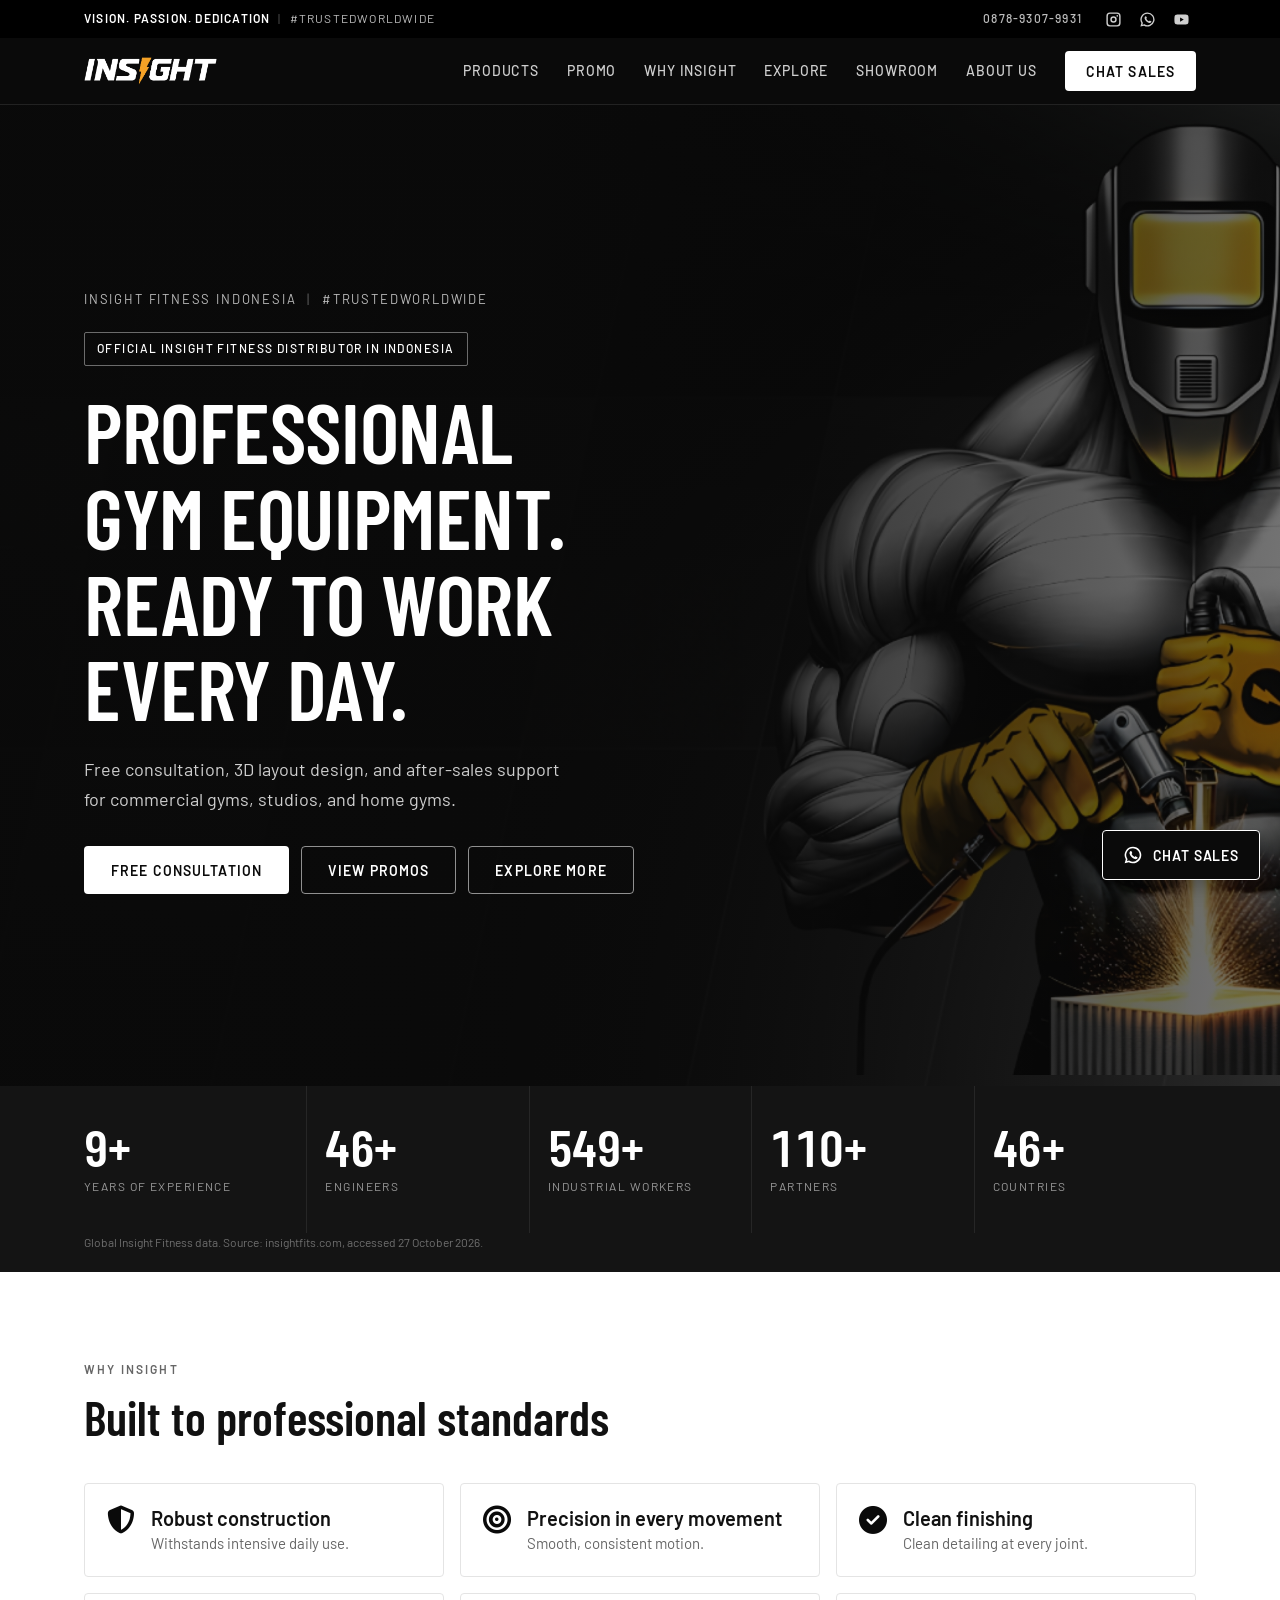
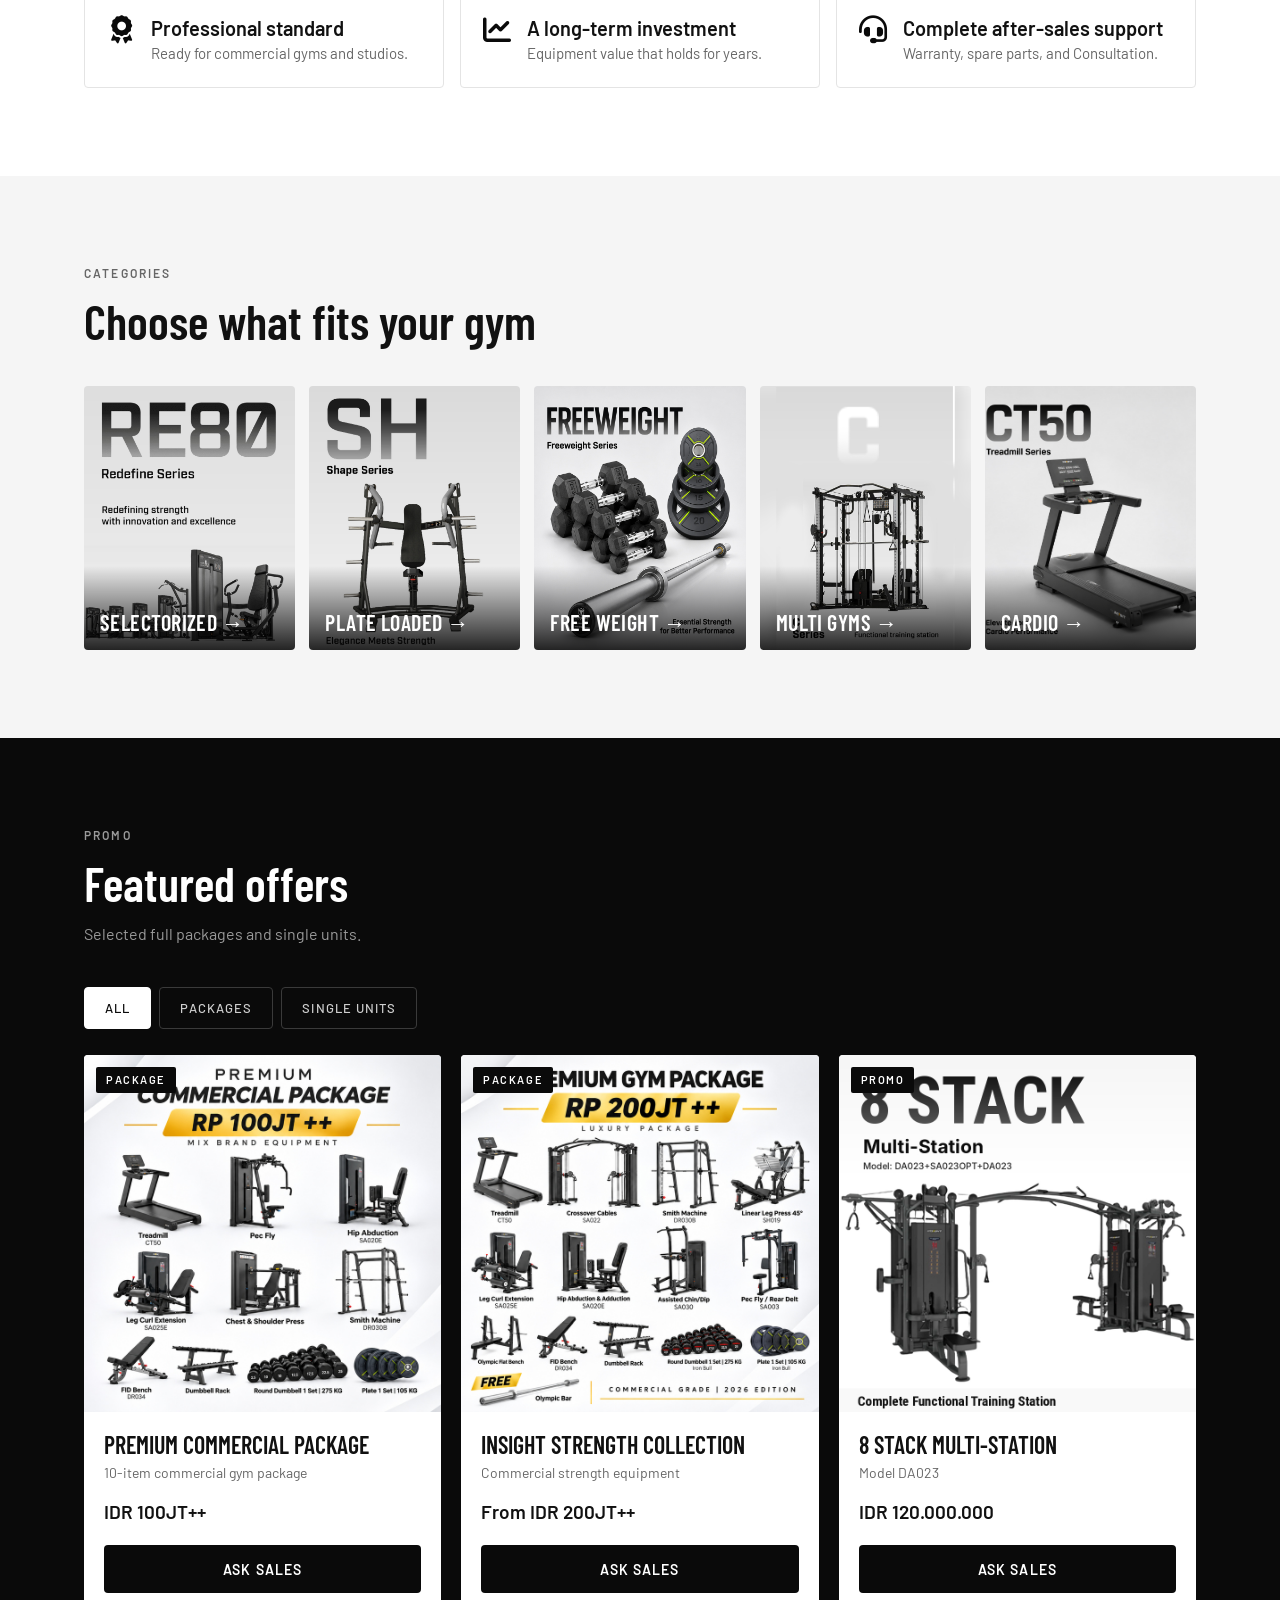
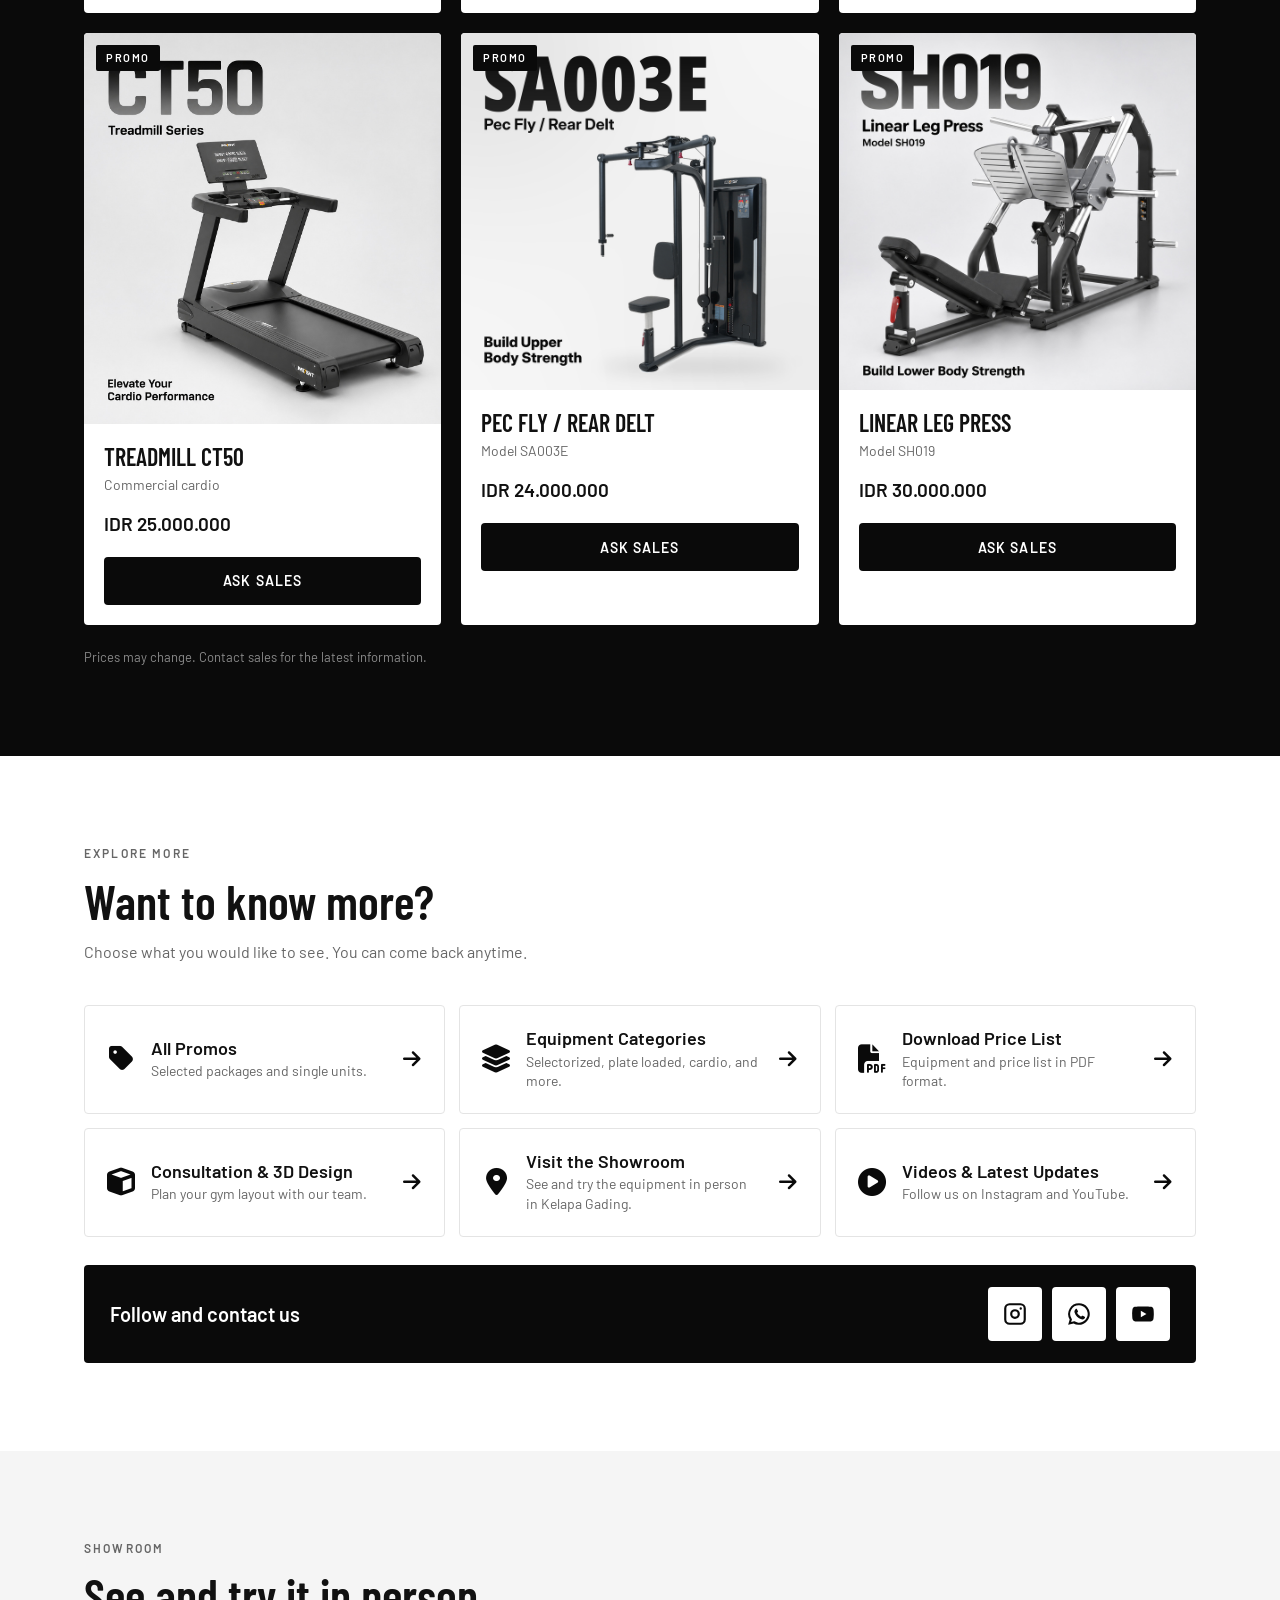
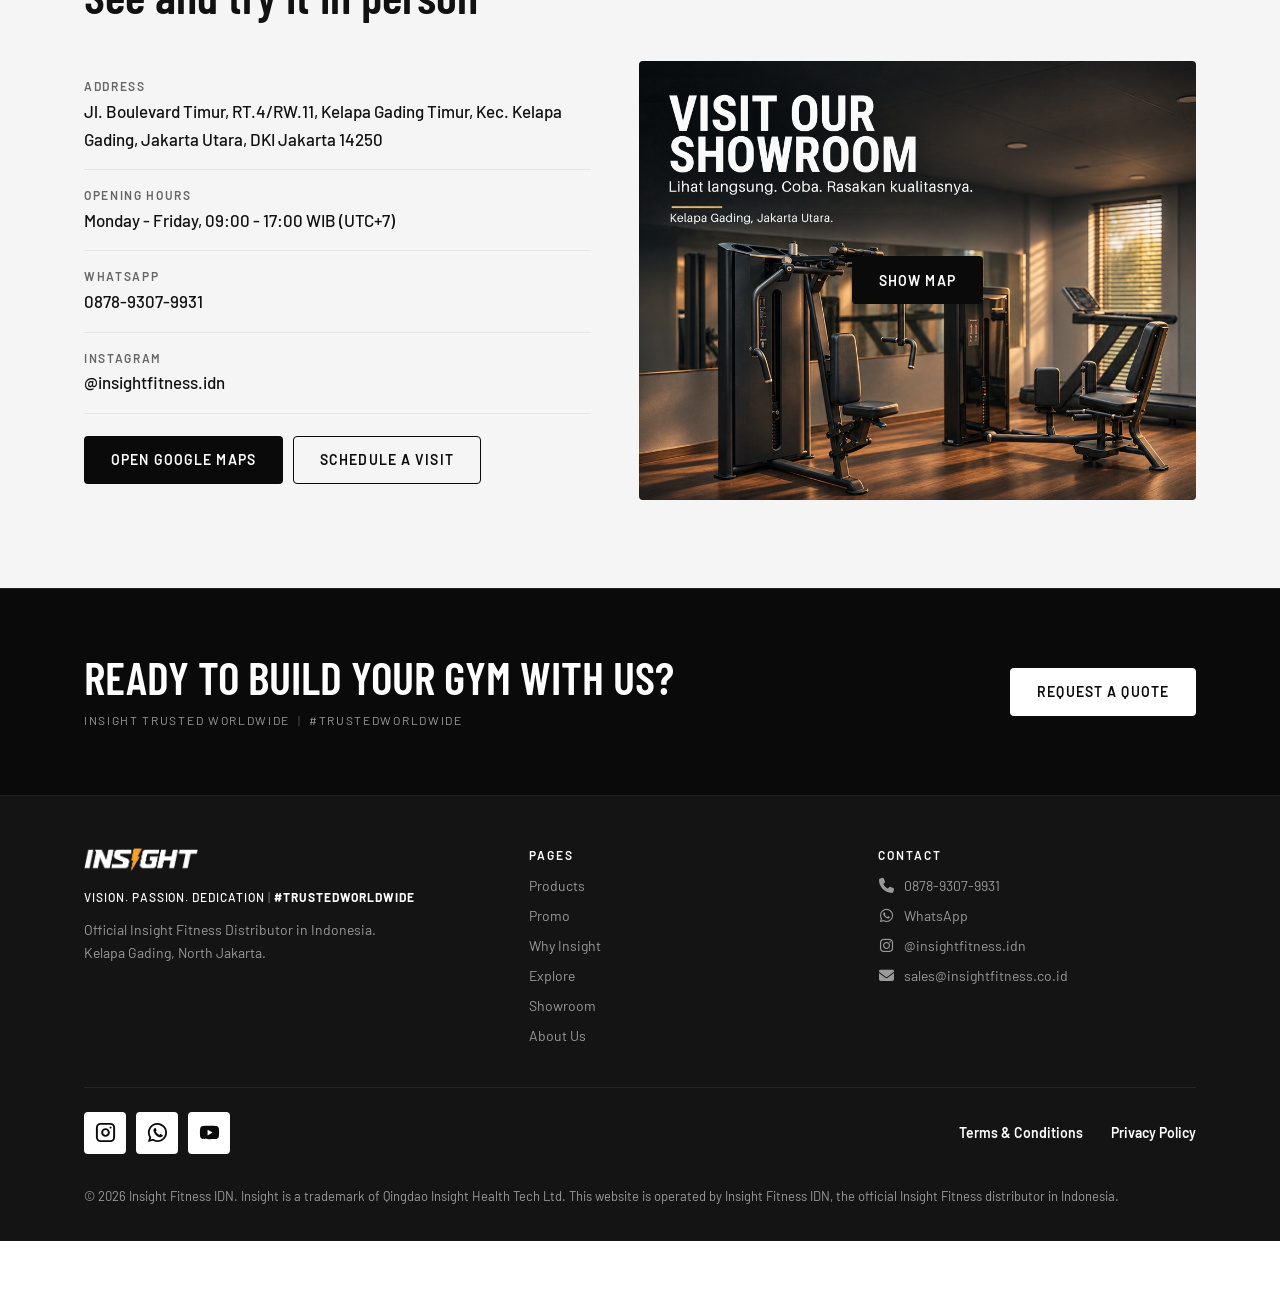
<file: index.html>
<!doctype html>
<html lang="en">
  <head>
    <meta charset="UTF-8" />
    <meta name="viewport" content="width=device-width, initial-scale=1" />
    <meta name="theme-color" content="#0D0D0D" />
    <link rel="icon" href="assets/logo/favicon.png" />
    <link rel="preconnect" href="https://fonts.googleapis.com" />
    <link rel="preconnect" href="https://fonts.gstatic.com" crossorigin />
    <link
      href="https://fonts.googleapis.com/css2?family=Barlow:wght@400;500;600;700&family=Barlow+Condensed:wght@500;600;700&display=swap"
      rel="stylesheet"
    />
    <link rel="stylesheet" href="css/style.css" />
    <link rel="stylesheet" href="css/icons.css" />
    <!-- GOOGLE ADS / GTM: tempel tag di sini -->
    <title>Insight Fitness IDN | Official Distributor of Commercial Gym Equipment in Indonesia</title>
    <meta
      name="description"
      content="Official Insight Fitness distributor in Indonesia. Commercial gym equipment, promo packages, and a showroom in Kelapa Gading, North Jakarta. Insight Trusted Worldwide."
    />
    <meta property="og:title" content="Insight Fitness IDN | Insight Trusted Worldwide" />
    <meta
      property="og:description"
      content="Professional-grade gym equipment from Insight Fitness. Free consultation via WhatsApp."
    />
    <meta property="og:image" content="assets/hero/hero.jpg" />
    <script>
      document.documentElement.classList.add("js");
    </script>
  </head>
  <body>
    <svg width="0" height="0" style="position: absolute" aria-hidden="true">
      <defs>
        <symbol id="i-wa" viewBox="0 0 24 24">
          <path
            fill-rule="evenodd"
            d="M12 2a10 10 0 0 0-8.6 15.1L2 22l5-1.3A10 10 0 1 0 12 2zm0 2a8 8 0 1 1-4.2 14.8l-.4-.2-2.6.7.7-2.5-.3-.4A8 8 0 0 1 12 4z"
          />
          <path
            d="M8.9 7.6c.3-.4.9-.5 1.2 0l.9 1.6c.2.4.1.8-.2 1.1l-.6.6c.9 1.6 2.1 2.7 3.7 3.6l.6-.6c.3-.3.8-.4 1.1-.2l1.6.9c.5.3.5.9.1 1.3-.8.9-1.9 1.3-3.1 1-3.1-.9-5.4-3.2-6.3-6.3-.3-1.2.1-2.2.9-3z"
          />
        </symbol>
        <symbol id="i-ig" viewBox="0 0 24 24">
          <path
            fill-rule="evenodd"
            d="M7 2h10a5 5 0 0 1 5 5v10a5 5 0 0 1-5 5H7a5 5 0 0 1-5-5V7a5 5 0 0 1 5-5zm0 2a3 3 0 0 0-3 3v10a3 3 0 0 0 3 3h10a3 3 0 0 0 3-3V7a3 3 0 0 0-3-3H7zm5 3.5a4.5 4.5 0 1 1 0 9 4.5 4.5 0 0 1 0-9zm0 2a2.5 2.5 0 1 0 0 5 2.5 2.5 0 0 0 0-5zM17.3 5.8a1.1 1.1 0 1 1 0 2.2 1.1 1.1 0 0 1 0-2.2z"
          />
        </symbol>
        <symbol id="i-yt" viewBox="0 0 24 24">
          <path
            fill-rule="evenodd"
            d="M21.6 7.2a2.5 2.5 0 0 0-1.8-1.8C18.2 5 12 5 12 5s-6.2 0-7.8.4A2.5 2.5 0 0 0 2.4 7.2C2 8.8 2 12 2 12s0 3.2.4 4.8a2.5 2.5 0 0 0 1.8 1.8C5.8 19 12 19 12 19s6.2 0 7.8-.4a2.5 2.5 0 0 0 1.8-1.8C22 15.2 22 12 22 12s0-3.2-.4-4.8zM10 15V9l5.2 3L10 15z"
          />
        </symbol>
        <symbol id="i-bolt" viewBox="0 0 24 24">
          <path d="M13.5 2 4 14h6.2L9 22l10-13h-6.4z" />
        </symbol>
        <symbol id="i-arr" viewBox="0 0 24 24">
          <path
            d="M5 12h14M13 6l6 6-6 6"
            fill="none"
            stroke="currentColor"
            stroke-width="2.4"
            stroke-linecap="round"
            stroke-linejoin="round"
          />
        </symbol>
        <symbol id="i-shield" viewBox="0 0 24 24">
          <path
            d="M12 3l7 3v5c0 5-3.2 8.5-7 10-3.8-1.5-7-5-7-10V6z"
            fill="none"
            stroke="currentColor"
            stroke-width="2"
            stroke-linejoin="round"
          />
        </symbol>
        <symbol id="i-target" viewBox="0 0 24 24">
          <g fill="none" stroke="currentColor" stroke-width="2">
            <circle cx="12" cy="12" r="9" />
            <circle cx="12" cy="12" r="4.5" />
          </g>
          <circle cx="12" cy="12" r="1.4" fill="currentColor" />
        </symbol>
        <symbol id="i-check" viewBox="0 0 24 24">
          <path
            d="M5 12.5l4.5 4.5L19 7.5"
            fill="none"
            stroke="currentColor"
            stroke-width="2"
            stroke-linecap="round"
            stroke-linejoin="round"
          />
        </symbol>
        <symbol id="i-gem" viewBox="0 0 24 24">
          <path
            d="M12 3l8 9-8 9-8-9z"
            fill="none"
            stroke="currentColor"
            stroke-width="2"
            stroke-linejoin="round"
          />
        </symbol>
        <symbol id="i-star" viewBox="0 0 24 24">
          <path
            d="M12 3l2.7 5.6 6.1.9-4.4 4.3 1 6.1L12 17l-5.4 2.9 1-6.1L3.2 9.5l6.1-.9z"
            fill="none"
            stroke="currentColor"
            stroke-width="2"
            stroke-linejoin="round"
          />
        </symbol>
        <symbol id="i-chart" viewBox="0 0 24 24">
          <path
            d="M3 17l6-6 4 4 8-9M15 6h6v6"
            fill="none"
            stroke="currentColor"
            stroke-width="2.2"
            stroke-linecap="round"
            stroke-linejoin="round"
          />
        </symbol>
        <symbol id="i-support" viewBox="0 0 24 24">
          <path
            d="M4 14v-2a8 8 0 0 1 16 0v2M4 14h3v5H5a1 1 0 0 1-1-1zm16 0h-3v5h2a1 1 0 0 0 1-1z"
            fill="none"
            stroke="currentColor"
            stroke-width="2"
            stroke-linejoin="round"
          />
        </symbol>
        <symbol id="i-tag" viewBox="0 0 24 24">
          <path
            d="M3 12V4h8l10 10-8 8z"
            fill="none"
            stroke="currentColor"
            stroke-width="2"
            stroke-linejoin="round"
          />
          <circle cx="7.5" cy="8.5" r="1.4" fill="currentColor" />
        </symbol>
        <symbol id="i-grid" viewBox="0 0 24 24">
          <g fill="none" stroke="currentColor" stroke-width="2">
            <rect x="3" y="3" width="7.5" height="7.5" rx="1" />
            <rect x="13.5" y="3" width="7.5" height="7.5" rx="1" />
            <rect x="3" y="13.5" width="7.5" height="7.5" rx="1" />
            <rect x="13.5" y="13.5" width="7.5" height="7.5" rx="1" />
          </g>
        </symbol>
        <symbol id="i-file" viewBox="0 0 24 24">
          <path
            d="M6 3h8l5 5v13H6zM14 3v5h5M9 13h7M9 17h7"
            fill="none"
            stroke="currentColor"
            stroke-width="2"
            stroke-linejoin="round"
            stroke-linecap="round"
          />
        </symbol>
        <symbol id="i-cube" viewBox="0 0 24 24">
          <path
            d="M12 3l8 4.5v9L12 21l-8-4.5v-9zM12 12l8-4.5M12 12v9M12 12L4 7.5"
            fill="none"
            stroke="currentColor"
            stroke-width="2"
            stroke-linejoin="round"
          />
        </symbol>
        <symbol id="i-pin" viewBox="0 0 24 24">
          <path
            d="M12 21s7-6.2 7-11.5A7 7 0 0 0 5 9.5C5 14.800 12 21 12 21z"
            fill="none"
            stroke="currentColor"
            stroke-width="2"
            stroke-linejoin="round"
          />
          <circle cx="12" cy="9.5" r="2.5" fill="none" stroke="currentColor" stroke-width="2" />
        </symbol>
        <symbol id="i-play" viewBox="0 0 24 24">
          <path d="M8 5v14l11-7z" fill="currentColor" />
        </symbol>
        <symbol id="i-menu" viewBox="0 0 24 24">
          <path
            d="M4 7h16M4 12h16M4 17h16"
            fill="none"
            stroke="currentColor"
            stroke-width="2.4"
            stroke-linecap="round"
          />
        </symbol>
        <symbol id="i-x" viewBox="0 0 24 24">
          <path
            d="M6 6l12 12M18 6L6 18"
            fill="none"
            stroke="currentColor"
            stroke-width="2.4"
            stroke-linecap="round"
          />
        </symbol>
      </defs>
    </svg>
    <div class="top">
      <div class="w">
        <span class="slo">
          <b>VISION. PASSION. DEDICATION</b>
          <i>|</i>
          <em>#TrustedWorldwide</em>
        </span>
        <div class="tr">
          <a class="tel" data-tel>0878-9307-9931</a>
          <a class="so t" data-ig aria-label="Instagram Insight Fitness IDN">
            <svg class="ic" aria-hidden="true"><use href="#i-ig" /></svg>
          </a>
          <a
            class="so t wa"
            data-g="Hello Insight Fitness IDN, I would like to ask about gym equipment."
            aria-label="WhatsApp Insight Fitness IDN"
          >
            <svg class="ic" aria-hidden="true"><use href="#i-wa" /></svg>
          </a>
          <a class="so t" data-yt aria-label="YouTube Insight Fitness IDN">
            <svg class="ic" aria-hidden="true"><use href="#i-yt" /></svg>
          </a>
        </div>
      </div>
    </div>
    <header>
      <div class="w">
        <a class="logo" href="index.html">
          <img
            src="assets/logo/logo-insight.png"
            alt="Insight Fitness IDN"
            width="138"
            height="28"
          />
        </a>
        <button class="mbtn" id="mbtn" aria-label="Open menu" aria-expanded="false">
          <svg class="ic" aria-hidden="true"><use href="#i-menu" /></svg>
        </button>
        <nav id="nav">
          <a href="index.html#categories">Products</a>
          <a href="index.html#promo">Promo</a>
          <a href="index.html#why">Why Insight</a>
          <a href="index.html#explore">Explore</a>
          <a href="index.html#showroom">Showroom</a>
          <a href="about-us.html">About Us</a>
          <a
            class="btn b-w wa"
            data-g="Hello Insight Fitness IDN, I would like a consultation about gym equipment."
          >
            Chat Sales
          </a>
        </nav>
      </div>
      <i class="hl"></i>
    </header>
    <section class="hero">
      <div class="w">
        <p class="slg">
          Insight Fitness Indonesia
          <i>|</i>
          #TrustedWorldwide
        </p>
        <span class="badge">Official Insight Fitness Distributor in Indonesia</span>
        <h1 class="d">PROFESSIONAL GYM EQUIPMENT. READY TO WORK EVERY DAY.</h1>
        <p class="lead">
          Free consultation, 3D layout design, and after-sales support for commercial gyms, studios, and home gyms.
        </p>
        <div class="cta">
          <a
            class="btn b-w wa"
            data-g="Hello Insight Fitness IDN, I would like a free consultation about gym equipment."
          >
            Free Consultation
          </a>
          <a class="btn b-o" href="#promo">View Promos</a>
          <a class="btn b-o" href="#explore">Explore More</a>
        </div>
      </div>
    </section>
    <div class="met">
      <div class="w">
        <div>
          <b class="d" data-count="10" data-suf="+">10+</b>
          <small>Years of experience</small>
        </div>
        <div>
          <b class="d" data-count="50" data-suf="+">50+</b>
          <small>Engineers</small>
        </div>
        <div>
          <b class="d" data-count="600" data-suf="+">600+</b>
          <small>Industrial workers</small>
        </div>
        <div>
          <b class="d" data-count="120" data-suf="+">120+</b>
          <small>Partners</small>
        </div>
        <div>
          <b class="d" data-count="50" data-suf="+">50+</b>
          <small>Countries</small>
        </div>
      </div>
      <div class="w src">
        Global Insight Fitness data. Source: insightfits.com, accessed 27 October 2026.
      </div>
    </div>
    <section id="why" class="sec-l">
      <div class="w">
        <div class="hd rv">
          <div class="ey">Why Insight</div>
          <h2 class="d">Built to professional standards</h2>
        </div>
        <div class="why3">
          <div class="wt rv">
            <span class="wi">
              <span class="ic site-icon icon-shield-halved" aria-hidden="true"></span>
            </span>
            <div>
              <h3>Robust construction</h3>
              <p>Withstands intensive daily use.</p>
            </div>
          </div>
          <div class="wt rv">
            <span class="wi">
              <span class="ic site-icon icon-bullseye" aria-hidden="true"></span>
            </span>
            <div>
              <h3>Precision in every movement</h3>
              <p>Smooth, consistent motion.</p>
            </div>
          </div>
          <div class="wt rv">
            <span class="wi">
              <span class="ic site-icon icon-circle-check" aria-hidden="true"></span>
            </span>
            <div>
              <h3>Clean finishing</h3>
              <p>Clean detailing at every joint.</p>
            </div>
          </div>
          <div class="wt rv">
            <span class="wi">
              <span class="ic site-icon icon-award" aria-hidden="true"></span>
            </span>
            <div>
              <h3>Professional standard</h3>
              <p>Ready for commercial gyms and studios.</p>
            </div>
          </div>
          <div class="wt rv">
            <span class="wi">
              <span class="ic site-icon icon-chart-line" aria-hidden="true"></span>
            </span>
            <div>
              <h3>A long-term investment</h3>
              <p>Equipment value that holds for years.</p>
            </div>
          </div>
          <div class="wt rv">
            <span class="wi">
              <span class="ic site-icon icon-headset" aria-hidden="true"></span>
            </span>
            <div>
              <h3>Complete after-sales support</h3>
              <p>Warranty, spare parts, and Consultation.</p>
            </div>
          </div>
        </div>
      </div>
    </section>
    <section id="categories" class="sec-g">
      <div class="w">
        <div class="hd rv">
          <div class="ey">Categories</div>
          <h2 class="d">Choose what fits your gym</h2>
        </div>
        <div class="cats" id="cats"></div>
      </div>
    </section>
    <section class="dark" id="promo">
      <div class="w">
        <div class="hd rv">
          <div class="ey">Promo</div>
          <h2 class="d">Featured offers</h2>
          <p>Selected full packages and single units.</p>
        </div>
        <div class="chips" id="chips">
          <button class="on" data-f="all">All</button>
          <button data-f="paket">Packages</button>
          <button data-f="satuan">Single units</button>
        </div>
        <div class="promos" id="promos"></div>
        <p class="note">Prices may change. Contact sales for the latest information.</p>
      </div>
    </section>
    <section id="explore" class="sec-l">
      <div class="w">
        <div class="hd rv">
          <div class="ey">Explore More</div>
          <h2 class="d">Want to know more?</h2>
          <p>Choose what you would like to see. You can come back anytime.</p>
        </div>
        <div class="exg">
          <a class="ex rv" href="#promo">
            <span class="ei">
              <span class="ic site-icon icon-tag" aria-hidden="true"></span>
            </span>
            <span class="et">
              <b>All Promos</b>
              <small>Selected packages and single units.</small>
            </span>
            <span class="ic ea site-icon icon-arrow-right" aria-hidden="true"></span>
          </a>
          <a class="ex rv" href="#categories">
            <span class="ei">
              <span class="ic site-icon icon-layer-group" aria-hidden="true"></span>
            </span>
            <span class="et">
              <b>Equipment Categories</b>
              <small>Selectorized, plate loaded, cardio, and more.</small>
            </span>
            <span class="ic ea site-icon icon-arrow-right" aria-hidden="true"></span>
          </a>
          <a
            class="ex rv"
            href="assets/docs/Pricelist-Insight-Fitness-2026.pdf"
            target="_blank"
            rel="noopener"
            data-dl="pricelist"
          >
            <span class="ei">
              <span class="ic site-icon icon-file-pdf" aria-hidden="true"></span>
            </span>
            <span class="et">
              <b>Download Price List</b>
              <small>Equipment and price list in PDF format.</small>
            </span>
            <span class="ic ea site-icon icon-arrow-right" aria-hidden="true"></span>
          </a>
          <a
            data-g="Hello Insight Fitness IDN, I would like a consultation and a 3D layout design for my gym."
            class="ex rv wa"
          >
            <span class="ei">
              <span class="ic site-icon icon-cube" aria-hidden="true"></span>
            </span>
            <span class="et">
              <b>Consultation &amp; 3D Design</b>
              <small>Plan your gym layout with our team.</small>
            </span>
            <span class="ic ea site-icon icon-arrow-right" aria-hidden="true"></span>
          </a>
          <a class="ex rv" href="#showroom">
            <span class="ei">
              <span class="ic site-icon icon-location-dot" aria-hidden="true"></span>
            </span>
            <span class="et">
              <b>Visit the Showroom</b>
              <small>See and try the equipment in person in Kelapa Gading.</small>
            </span>
            <span class="ic ea site-icon icon-arrow-right" aria-hidden="true"></span>
          </a>
          <a class="ex rv" data-ig>
            <span class="ei">
              <span class="ic site-icon icon-circle-play" aria-hidden="true"></span>
            </span>
            <span class="et">
              <b>Videos &amp; Latest Updates</b>
              <small>Follow us on Instagram and YouTube.</small>
            </span>
            <span class="ic ea site-icon icon-arrow-right" aria-hidden="true"></span>
          </a>
        </div>
        <div class="soc-row rv">
          <span>Follow and contact us</span>
          <div>
            <a class="so b" data-ig aria-label="Instagram Insight Fitness IDN">
              <svg class="ic" aria-hidden="true"><use href="#i-ig" /></svg>
            </a>
            <a
              class="so b wa"
              data-g="Hello Insight Fitness IDN, I would like to ask about gym equipment."
              aria-label="WhatsApp Insight Fitness IDN"
            >
              <svg class="ic" aria-hidden="true"><use href="#i-wa" /></svg>
            </a>
            <a class="so b" data-yt aria-label="YouTube Insight Fitness IDN">
              <svg class="ic" aria-hidden="true"><use href="#i-yt" /></svg>
            </a>
          </div>
        </div>
      </div>
    </section>
    <section id="showroom" class="sec-g">
      <div class="w">
        <div class="hd rv">
          <div class="ey">Showroom</div>
          <h2 class="d">See and try it in person</h2>
        </div>
        <div class="loc">
          <div class="info">
            <div>
              <small>Address</small>
              <b>
                Jl. Boulevard Timur, RT.4/RW.11, Kelapa Gading Timur, Kec. Kelapa Gading, Jakarta
                Utara, DKI Jakarta 14250
              </b>
            </div>
            <div>
              <small>Opening hours</small>
              <b>Monday - Friday, 09:00 - 17:00 WIB (UTC+7)</b>
            </div>
            <div>
              <small>WhatsApp</small>
              <b>0878-9307-9931</b>
            </div>
            <div>
              <small>Instagram</small>
              <b><a data-ig>@insightfitness.idn</a></b>
            </div>
            <div class="btns">
              <a class="btn b-k" data-maps>Open Google Maps</a>
              <a
                class="btn b-l wa"
                data-g="Hello Insight Fitness IDN, I would like to visit the showroom. Could you confirm the schedule?"
              >
                Schedule a Visit
              </a>
            </div>
          </div>
          <div class="map"><button class="btn b-k" id="mapbtn">Show map</button></div>
        </div>
      </div>
    </section>
    <div class="cb">
      <div class="w">
        <div>
          <h2 class="d">READY TO BUILD YOUR GYM WITH US?</h2>
          <p class="cbs">
            Insight Trusted Worldwide
            <i>|</i>
            #TrustedWorldwide
          </p>
        </div>
        <a
          class="btn b-w wa"
          data-g="Hello Insight Fitness IDN, I would like to request a quotation for my gym."
        >
          Request a Quote
        </a>
      </div>
    </div>
    <footer>
      <div class="w">
        <div class="fb">
          <img src="assets/logo/logo-insight.png" alt="Insight Fitness IDN" class="flogo" />
          <p class="fs">
            VISION. PASSION. DEDICATION
            <i>|</i>
            <b>#TrustedWorldwide</b>
          </p>
          <p>
            Official Insight Fitness Distributor in Indonesia.
            <br />
            Kelapa Gading, North Jakarta.
          </p>
        </div>
        <div>
          <h4>Pages</h4>
          <ul>
            <li><a href="index.html#categories">Products</a></li>
            <li><a href="index.html#promo">Promo</a></li>
            <li><a href="index.html#why">Why Insight</a></li>
            <li><a href="index.html#explore">Explore</a></li>
            <li><a href="index.html#showroom">Showroom</a></li>
            <li><a href="about-us.html">About Us</a></li>
          </ul>
        </div>
        <div>
          <h4>Contact</h4>
          <ul>
            <li class="contact-row"><span class="contact-icon site-icon icon-phone" aria-hidden="true"></span> <a data-tel>0878-9307-9931</a></li>
            <li class="contact-row">
              <span class="contact-icon site-icon site-icon-brand icon-whatsapp" aria-hidden="true"></span> <a class="wa" data-g="Hello Insight Fitness IDN, I have a question.">WhatsApp</a>
            </li>
            <li class="contact-row"><span class="contact-icon site-icon site-icon-brand icon-instagram" aria-hidden="true"></span> <a data-ig>@insightfitness.idn</a></li>
            <li class="contact-row"><span class="contact-icon site-icon icon-envelope" aria-hidden="true"></span> <a data-mail>sales@insightfitness.co.id</a></li>
          </ul>
        </div>
        <div class="fr">
          <div class="soc-f">
            <a class="so f" data-ig aria-label="Instagram Insight Fitness IDN">
              <svg class="ic" aria-hidden="true"><use href="#i-ig" /></svg>
            </a>
            <a
              class="so f wa"
              data-g="Hello Insight Fitness IDN, I would like to ask about gym equipment."
              aria-label="WhatsApp Insight Fitness IDN"
            >
              <svg class="ic" aria-hidden="true"><use href="#i-wa" /></svg>
            </a>
            <a class="so f" data-yt aria-label="YouTube Insight Fitness IDN">
              <svg class="ic" aria-hidden="true"><use href="#i-yt" /></svg>
            </a>
          </div>
          <div class="legal">
            <a href="about-us.html#warranty">Terms &amp; Conditions</a>
            <a href="about-us.html#privacy">Privacy Policy</a>
          </div>
        </div>
        <p class="cp">
          &copy;
          <span class="yr"></span>
          Insight Fitness IDN. Insight is a trademark of Qingdao Insight Health Tech Ltd. This website is operated by
          <span class=>Insight Fitness IDN</span>, the official Insight Fitness distributor in Indonesia.
        </p>
      </div>
    </footer>
    <a class="fab wa" data-g="Hello Insight Fitness IDN, I would like to ask about gym equipment.">
      <svg class="ic" aria-hidden="true"><use href="#i-wa" /></svg>
      Chat Sales
    </a>
    <div class="bar">
      <a class="btn b-o" data-tel>Call</a>
      <a
        class="btn b-w wa"
        data-g="Hello Insight Fitness IDN, I would like to ask about gym equipment."
      >
        Chat on WhatsApp
      </a>
    </div>
    <script src="js/data.js"></script>
    <script src="js/main.js"></script>
  </body>
</html>
</file>
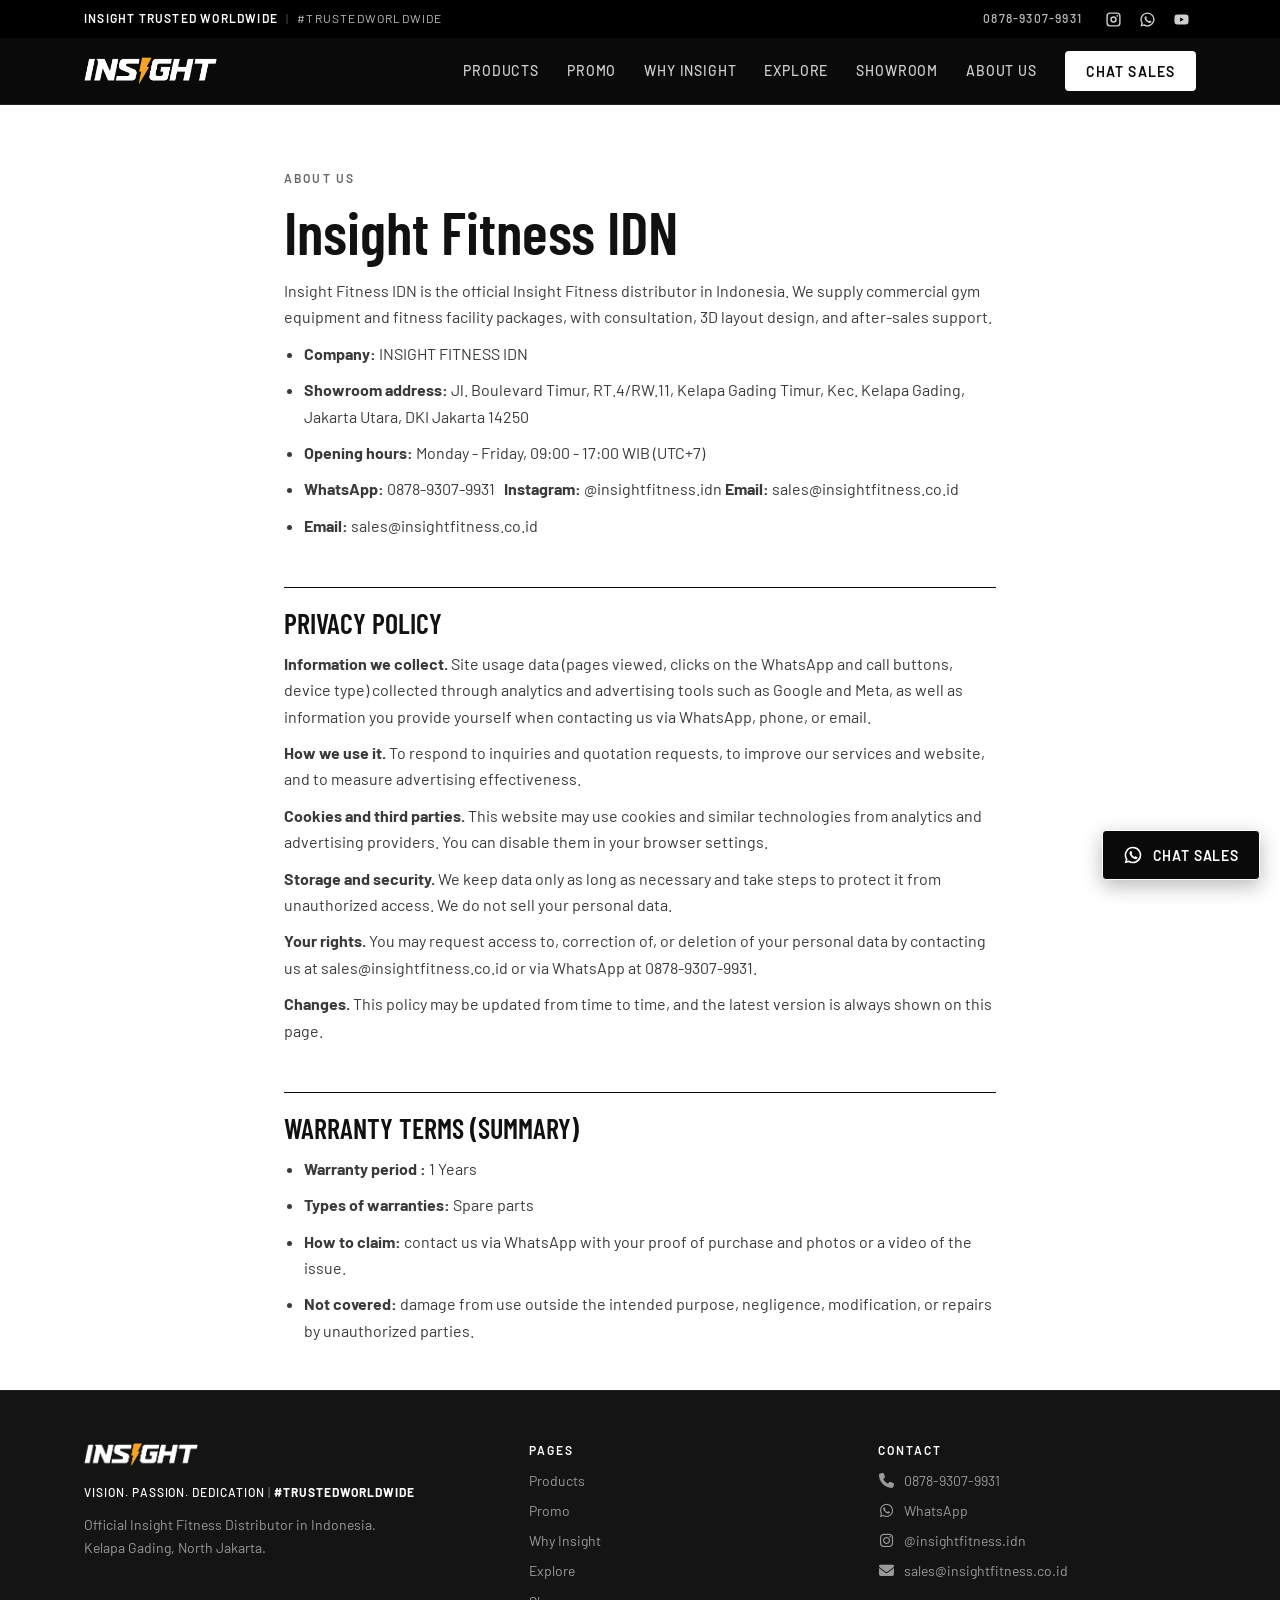
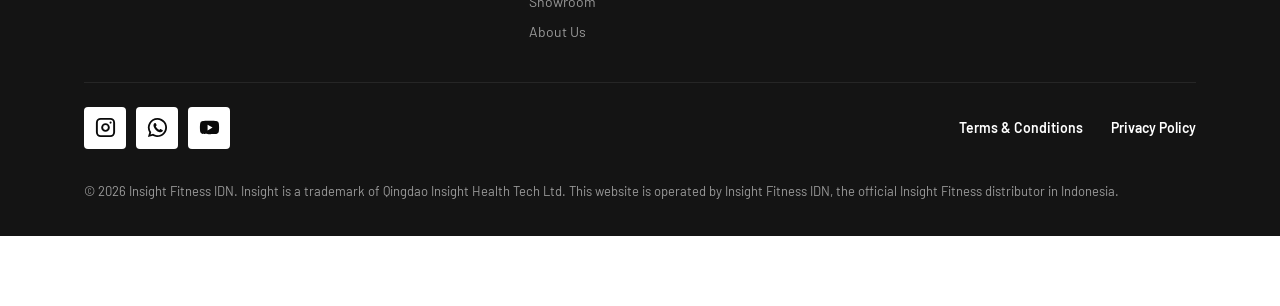
<file: about-us.html>
<!doctype html>
<html lang="en">
  <head>
    <meta charset="UTF-8" />
    <meta name="viewport" content="width=device-width, initial-scale=1" />
    <meta name="theme-color" content="#0D0D0D" />
    <link rel="icon" href="assets/logo/favicon.png" />
    <link rel="preconnect" href="https://fonts.googleapis.com" />
    <link rel="preconnect" href="https://fonts.gstatic.com" crossorigin />
    <link
      href="https://fonts.googleapis.com/css2?family=Barlow:wght@400;500;600;700&family=Barlow+Condensed:wght@500;600;700&display=swap"
      rel="stylesheet"
    />
    <link rel="stylesheet" href="css/style.css" />
    <link rel="stylesheet" href="css/icons.css" />
    <!-- GOOGLE ADS / GTM: tempel tag di sini -->
    <title>About Us | Insight Fitness IDN</title>
    <meta
      name="description"
      content="Company profile, privacy policy, and warranty terms of Insight Fitness IDN."
    />
    <script>
      document.documentElement.classList.add("js");
    </script>
  </head>
  <body>
    <svg width="0" height="0" style="position: absolute" aria-hidden="true">
      <defs>
        <symbol id="i-wa" viewBox="0 0 24 24">
          <path
            fill-rule="evenodd"
            d="M12 2a10 10 0 0 0-8.6 15.1L2 22l5-1.3A10 10 0 1 0 12 2zm0 2a8 8 0 1 1-4.2 14.8l-.4-.2-2.6.7.7-2.5-.3-.4A8 8 0 0 1 12 4z"
          />
          <path
            d="M8.9 7.6c.3-.4.9-.5 1.2 0l.9 1.6c.2.4.1.8-.2 1.1l-.6.6c.9 1.6 2.1 2.7 3.7 3.6l.6-.6c.3-.3.8-.4 1.1-.2l1.6.9c.5.3.5.9.1 1.3-.8.9-1.9 1.3-3.1 1-3.1-.9-5.4-3.2-6.3-6.3-.3-1.2.1-2.2.9-3z"
          />
        </symbol>
        <symbol id="i-ig" viewBox="0 0 24 24">
          <path
            fill-rule="evenodd"
            d="M7 2h10a5 5 0 0 1 5 5v10a5 5 0 0 1-5 5H7a5 5 0 0 1-5-5V7a5 5 0 0 1 5-5zm0 2a3 3 0 0 0-3 3v10a3 3 0 0 0 3 3h10a3 3 0 0 0 3-3V7a3 3 0 0 0-3-3H7zm5 3.5a4.5 4.5 0 1 1 0 9 4.5 4.5 0 0 1 0-9zm0 2a2.5 2.5 0 1 0 0 5 2.5 2.5 0 0 0 0-5zM17.3 5.8a1.1 1.1 0 1 1 0 2.2 1.1 1.1 0 0 1 0-2.2z"
          />
        </symbol>
        <symbol id="i-yt" viewBox="0 0 24 24">
          <path
            fill-rule="evenodd"
            d="M21.6 7.2a2.5 2.5 0 0 0-1.8-1.8C18.2 5 12 5 12 5s-6.2 0-7.8.4A2.5 2.5 0 0 0 2.4 7.2C2 8.8 2 12 2 12s0 3.2.4 4.8a2.5 2.5 0 0 0 1.8 1.8C5.8 19 12 19 12 19s6.2 0 7.8-.4a2.5 2.5 0 0 0 1.8-1.8C22 15.2 22 12 22 12s0-3.2-.4-4.8zM10 15V9l5.2 3L10 15z"
          />
        </symbol>
        <symbol id="i-bolt" viewBox="0 0 24 24">
          <path d="M13.5 2 4 14h6.2L9 22l10-13h-6.4z" />
        </symbol>
        <symbol id="i-arr" viewBox="0 0 24 24">
          <path
            d="M5 12h14M13 6l6 6-6 6"
            fill="none"
            stroke="currentColor"
            stroke-width="2.4"
            stroke-linecap="round"
            stroke-linejoin="round"
          />
        </symbol>
        <symbol id="i-shield" viewBox="0 0 24 24">
          <path
            d="M12 3l7 3v5c0 5-3.2 8.5-7 10-3.8-1.5-7-5-7-10V6z"
            fill="none"
            stroke="currentColor"
            stroke-width="2"
            stroke-linejoin="round"
          />
        </symbol>
        <symbol id="i-target" viewBox="0 0 24 24">
          <g fill="none" stroke="currentColor" stroke-width="2">
            <circle cx="12" cy="12" r="9" />
            <circle cx="12" cy="12" r="4.5" />
          </g>
          <circle cx="12" cy="12" r="1.4" fill="currentColor" />
        </symbol>
        <symbol id="i-check" viewBox="0 0 24 24">
          <path
            d="M5 12.5l4.5 4.5L19 7.5"
            fill="none"
            stroke="currentColor"
            stroke-width="2"
            stroke-linecap="round"
            stroke-linejoin="round"
          />
        </symbol>
        <symbol id="i-gem" viewBox="0 0 24 24">
          <path
            d="M12 3l8 9-8 9-8-9z"
            fill="none"
            stroke="currentColor"
            stroke-width="2"
            stroke-linejoin="round"
          />
        </symbol>
        <symbol id="i-star" viewBox="0 0 24 24">
          <path
            d="M12 3l2.7 5.6 6.1.9-4.4 4.3 1 6.1L12 17l-5.4 2.9 1-6.1L3.2 9.5l6.1-.9z"
            fill="none"
            stroke="currentColor"
            stroke-width="2"
            stroke-linejoin="round"
          />
        </symbol>
        <symbol id="i-chart" viewBox="0 0 24 24">
          <path
            d="M3 17l6-6 4 4 8-9M15 6h6v6"
            fill="none"
            stroke="currentColor"
            stroke-width="2.2"
            stroke-linecap="round"
            stroke-linejoin="round"
          />
        </symbol>
        <symbol id="i-support" viewBox="0 0 24 24">
          <path
            d="M4 14v-2a8 8 0 0 1 16 0v2M4 14h3v5H5a1 1 0 0 1-1-1zm16 0h-3v5h2a1 1 0 0 0 1-1z"
            fill="none"
            stroke="currentColor"
            stroke-width="2"
            stroke-linejoin="round"
          />
        </symbol>
        <symbol id="i-tag" viewBox="0 0 24 24">
          <path
            d="M3 12V4h8l10 10-8 8z"
            fill="none"
            stroke="currentColor"
            stroke-width="2"
            stroke-linejoin="round"
          />
          <circle cx="7.5" cy="8.5" r="1.4" fill="currentColor" />
        </symbol>
        <symbol id="i-grid" viewBox="0 0 24 24">
          <g fill="none" stroke="currentColor" stroke-width="2">
            <rect x="3" y="3" width="7.5" height="7.5" rx="1" />
            <rect x="13.5" y="3" width="7.5" height="7.5" rx="1" />
            <rect x="3" y="13.5" width="7.5" height="7.5" rx="1" />
            <rect x="13.5" y="13.5" width="7.5" height="7.5" rx="1" />
          </g>
        </symbol>
        <symbol id="i-file" viewBox="0 0 24 24">
          <path
            d="M6 3h8l5 5v13H6zM14 3v5h5M9 13h7M9 17h7"
            fill="none"
            stroke="currentColor"
            stroke-width="2"
            stroke-linejoin="round"
            stroke-linecap="round"
          />
        </symbol>
        <symbol id="i-cube" viewBox="0 0 24 24">
          <path
            d="M12 3l8 4.5v9L12 21l-8-4.5v-9zM12 12l8-4.5M12 12v9M12 12L4 7.5"
            fill="none"
            stroke="currentColor"
            stroke-width="2"
            stroke-linejoin="round"
          />
        </symbol>
        <symbol id="i-pin" viewBox="0 0 24 24">
          <path
            d="M12 21s7-6.2 7-11.5A7 7 0 0 0 5 9.5C5 14.800 12 21 12 21z"
            fill="none"
            stroke="currentColor"
            stroke-width="2"
            stroke-linejoin="round"
          />
          <circle cx="12" cy="9.5" r="2.5" fill="none" stroke="currentColor" stroke-width="2" />
        </symbol>
        <symbol id="i-play" viewBox="0 0 24 24">
          <path d="M8 5v14l11-7z" fill="currentColor" />
        </symbol>
        <symbol id="i-menu" viewBox="0 0 24 24">
          <path
            d="M4 7h16M4 12h16M4 17h16"
            fill="none"
            stroke="currentColor"
            stroke-width="2.4"
            stroke-linecap="round"
          />
        </symbol>
        <symbol id="i-x" viewBox="0 0 24 24">
          <path
            d="M6 6l12 12M18 6L6 18"
            fill="none"
            stroke="currentColor"
            stroke-width="2.4"
            stroke-linecap="round"
          />
        </symbol>
      </defs>
    </svg>
    <div class="top">
      <div class="w">
        <span class="slo">
          <b>Insight Trusted Worldwide</b>
          <i>|</i>
          <em>#TrustedWorldwide</em>
        </span>
        <div class="tr">
          <a class="tel" data-tel>0878-9307-9931</a>
          <a class="so t" data-ig aria-label="Instagram Insight Fitness IDN">
            <svg class="ic" aria-hidden="true"><use href="#i-ig" /></svg>
          </a>
          <a
            class="so t wa"
            data-g="Hello Insight Fitness IDN, I would like to ask about gym equipment."
            aria-label="WhatsApp Insight Fitness IDN"
          >
            <svg class="ic" aria-hidden="true"><use href="#i-wa" /></svg>
          </a>
          <a class="so t" data-yt aria-label="YouTube Insight Fitness IDN">
            <svg class="ic" aria-hidden="true"><use href="#i-yt" /></svg>
          </a>
        </div>
      </div>
    </div>
    <header>
      <div class="w">
        <a class="logo" href="index.html">
          <img
            src="assets/logo/logo-insight.png"
            alt="Insight Fitness IDN"
            width="138"
            height="28"
          />
        </a>
        <button class="mbtn" id="mbtn" aria-label="Open menu" aria-expanded="false">
          <svg class="ic" aria-hidden="true"><use href="#i-menu" /></svg>
        </button>
        <nav id="nav">
          <a href="index.html#categories">Products</a>
          <a href="index.html#promo">Promo</a>
          <a href="index.html#why">Why Insight</a>
          <a href="index.html#explore">Explore</a>
          <a href="index.html#showroom">Showroom</a>
          <a href="about-us.html">About Us</a>
          <a
            class="btn b-w wa"
            data-g="Hello Insight Fitness IDN, I would like a consultation about gym equipment."
          >
            Chat Sales
          </a>
        </nav>
      </div>
      <i class="hl"></i>
    </header>
    <main class="w doc">
      <div class="ey">About Us</div>
      <h1 class="d">Insight Fitness IDN</h1>
      <p>
        Insight Fitness IDN is the official Insight Fitness distributor in Indonesia. We supply commercial gym equipment and fitness facility packages, with consultation, 3D layout design, and after-sales support.
      </p>
      <ul>
        <li>
          <b>Company:</b>
          <span class=>INSIGHT FITNESS IDN</span>
        </li>
        <li>
          <b>Showroom address:</b>
          Jl. Boulevard Timur, RT.4/RW.11, Kelapa Gading Timur, Kec. Kelapa Gading, Jakarta Utara,
          DKI Jakarta 14250
        </li>
        <li>
          <b>Opening hours:</b>
          Monday - Friday, 09:00 - 17:00 WIB (UTC+7)
        </li>
        <li>
          <b>WhatsApp:</b>
          0878-9307-9931 &nbsp;
          <b>Instagram:</b>
          <a data-ig>@insightfitness.idn</a>
          <b>Email:</b>
          <a data-mail>sales@insightfitness.co.id</a>
        </li>
        <li>
          <b>Email:</b>
          <a data-mail>sales@insightfitness.co.id</a>
        </li>
      </ul>
      <h2 id="privacy">Privacy Policy</h2>
      <p>
        <b>Information we collect.</b>
        Site usage data (pages viewed, clicks on the WhatsApp and call buttons, device type) collected through analytics and advertising tools such as Google and Meta, as well as information you provide yourself when contacting us via WhatsApp, phone, or email.
      </p>
      <p>
        <b>How we use it.</b>
        To respond to inquiries and quotation requests, to improve our services and website, and to measure advertising effectiveness.
      </p>
      <p>
        <b>Cookies and third parties.</b>
        This website may use cookies and similar technologies from analytics and advertising providers. You can disable them in your browser settings.
      </p>
      <p>
        <b>Storage and security.</b>
        We keep data only as long as necessary and take steps to protect it from unauthorized access. We do not sell your personal data.
      </p>
      <p>
        <b>Your rights.</b>
        You may request access to, correction of, or deletion of your personal data by contacting us at
        <span class=>sales@insightfitness.co.id</span>
        or via WhatsApp at 0878-9307-9931.
      </p>
      <p>
        <b>Changes.</b>
        This policy may be updated from time to time, and the latest version is always shown on this page.
        <span class=</span>
      </p>
      <h2 id="warranty">Warranty Terms (Summary)</h2>
      <ul>
        <li>
          <b>Warranty period :</b>
          <span class=>1 Years</span>
        </li>
        <li>
          <b>Types of warranties:</b>
          <span class=>Spare parts</span>
        </li>
        <li>
          <b>How to claim:</b>
          contact us via WhatsApp with your proof of purchase and photos or a video of the issue.
          <span class=></span>
        </li>
        <li>
          <b>Not covered:</b>
          damage from use outside the intended purpose, negligence, modification, or repairs by unauthorized parties.
          <span class=></span>
        </li>
      </ul>
    </main>
    <footer>
      <div class="w">
        <div class="fb">
          <img src="assets/logo/logo-insight.png" alt="Insight Fitness IDN" class="flogo" />
          <p class="fs">
            VISION. PASSION. DEDICATION
            <i>|</i>
            <b>#TrustedWorldwide</b>
          </p>
          <p>
            Official Insight Fitness Distributor in Indonesia.
            <br />
            Kelapa Gading, North Jakarta.
          </p>
        </div>
        <div>
          <h4>Pages</h4>
          <ul>
            <li><a href="index.html#categories">Products</a></li>
            <li><a href="index.html#promo">Promo</a></li>
            <li><a href="index.html#why">Why Insight</a></li>
            <li><a href="index.html#explore">Explore</a></li>
            <li><a href="index.html#showroom">Showroom</a></li>
            <li><a href="about-us.html">About Us</a></li>
          </ul>
        </div>
        <div>
          <h4>Contact</h4>
          <ul>
            <li class="contact-row"><span class="contact-icon site-icon icon-phone" aria-hidden="true"></span> <a data-tel>0878-9307-9931</a></li>
            <li class="contact-row">
              <span class="contact-icon site-icon site-icon-brand icon-whatsapp" aria-hidden="true"></span> <a class="wa" data-g="Hello Insight Fitness IDN, I have a question.">WhatsApp</a>
            </li>
            <li class="contact-row"><span class="contact-icon site-icon site-icon-brand icon-instagram" aria-hidden="true"></span> <a data-ig>@insightfitness.idn</a></li>
            <li class="contact-row"><span class="contact-icon site-icon icon-envelope" aria-hidden="true"></span> <a data-mail>sales@insightfitness.co.id</a></li>
          </ul>
        </div>
        <div class="fr">
          <div class="soc-f">
            <a class="so f" data-ig aria-label="Instagram Insight Fitness IDN">
              <svg class="ic" aria-hidden="true"><use href="#i-ig" /></svg>
            </a>
            <a
              class="so f wa"
              data-g="Hello Insight Fitness IDN, I would like to ask about gym equipment."
              aria-label="WhatsApp Insight Fitness IDN"
            >
              <svg class="ic" aria-hidden="true"><use href="#i-wa" /></svg>
            </a>
            <a class="so f" data-yt aria-label="YouTube Insight Fitness IDN">
              <svg class="ic" aria-hidden="true"><use href="#i-yt" /></svg>
            </a>
          </div>
          <div class="legal">
            <a href="about-us.html#warranty">Terms &amp; Conditions</a>
            <a href="about-us.html#privacy">Privacy Policy</a>
          </div>
        </div>
        <p class="cp">
          &copy;
          <span class="yr"></span>
          Insight Fitness IDN. Insight is a trademark of Qingdao Insight Health Tech Ltd. This website is operated by
          <span class=>Insight Fitness IDN</span>, the official Insight Fitness distributor in Indonesia.
        </p>
      </div>
    </footer>
    <a class="fab wa" data-g="Hello Insight Fitness IDN, I would like to ask about gym equipment.">
      <svg class="ic" aria-hidden="true"><use href="#i-wa" /></svg>
      Chat Sales
    </a>
    <div class="bar">
      <a class="btn b-o" data-tel>Call</a>
      <a
        class="btn b-w wa"
        data-g="Hello Insight Fitness IDN, I would like to ask about gym equipment."
      >
        Chat on WhatsApp
      </a>
    </div>
    <script src="js/data.js"></script>
    <script src="js/main.js"></script>
  </body>
</html>
</file>
<file: css/style.css>
:root {
  --k: #0a0a0a;
  --k2: #141414;
  --w: #fff;
  --g: #f5f5f5;
  --l: #e4e4e4;
  --t: #111;
  --m: #666;
  --r: 4px;
}
* {
  box-sizing: border-box;
  margin: 0;
  padding: 0;
}
html {
  scroll-behavior: smooth;
  scroll-padding-top: 90px;
}
body {
  font:
    400 16px/1.65 Barlow,
    system-ui,
    sans-serif;
  color: var(--t);
  background: var(--w);
  padding-bottom: 70px;
  -webkit-font-smoothing: antialiased;
}
img {
  display: block;
  max-width: 100%;
}
a {
  color: inherit;
  text-decoration: none;
}
button {
  font-family: inherit;
}
.w {
  max-width: 1160px;
  margin: 0 auto;
  padding: 0 24px;
}
.d {
  font-family: "Barlow Condensed", Barlow, sans-serif;
  font-weight: 600;
  line-height: 1;
}
.ic {
  width: 1em;
  height: 1em;
  fill: currentColor;
  flex: none;
}
/* tombol */
.btn {
  display: inline-flex;
  align-items: center;
  justify-content: center;
  min-height: 48px;
  padding: 0 26px;
  font:
    600 14px Barlow,
    sans-serif;
  letter-spacing: 0.08em;
  text-transform: uppercase;
  border: 1.5px solid transparent;
  border-radius: var(--r);
  cursor: pointer;
  transition:
    background 0.2s,
    color 0.2s,
    border-color 0.2s;
}
.b-w {
  background: var(--w);
  color: var(--k);
}
.b-w:hover {
  background: var(--l);
}
.b-k {
  background: var(--k);
  color: var(--w);
}
.b-k:hover {
  background: #2a2a2a;
}
.b-o {
  border-color: rgba(255, 255, 255, 0.55);
  color: var(--w);
}
.b-o:hover {
  background: var(--w);
  color: var(--k);
}
.b-l {
  border-color: var(--k);
  color: var(--k);
}
.b-l:hover {
  background: var(--k);
  color: var(--w);
}
/* bar atas */
.top {
  background: #000;
  color: #bdbdbd;
  font-size: 12px;
  letter-spacing: 0.1em;
  text-transform: uppercase;
}
.top .w {
  display: flex;
  justify-content: space-between;
  align-items: center;
  min-height: 38px;
}
.slo {
  display: flex;
  align-items: center;
  gap: 8px;
}
.slo b {
  color: var(--w);
  font-weight: 600;
}
.slo i {
  font-style: normal;
  color: #555;
}
.slo em {
  font-style: normal;
}
.tr {
  display: flex;
  align-items: center;
  gap: 4px;
}
.tel {
  margin-right: 12px;
  font-weight: 500;
}
.tel:hover {
  color: var(--w);
}
.so {
  display: inline-flex;
  align-items: center;
  justify-content: center;
  transition:
    background 0.2s,
    color 0.2s;
}
.so.t {
  width: 30px;
  height: 30px;
  color: #cfcfcf;
  border-radius: var(--r);
}
.so.t .ic {
  font-size: 17px;
}
.so.t:hover {
  color: var(--w);
}
.so.f {
  width: 42px;
  height: 42px;
  background: var(--w);
  color: var(--k);
  border-radius: var(--r);
}
.so.f .ic {
  font-size: 23px;
}
.so.f:hover {
  background: var(--l);
}
.so.b {
  width: 54px;
  height: 54px;
  background: var(--k);
  color: var(--w);
  border-radius: var(--r);
}
.so.b .ic {
  font-size: 26px;
}
.so.b:hover {
  background: #2a2a2a;
}
.so.soon {
  opacity: 0.35;
  pointer-events: none;
}
/* header */
header {
  position: sticky;
  top: 0;
  z-index: 50;
  background: var(--k);
  border-bottom: 1px solid #222;
}
header .w {
  display: flex;
  align-items: center;
  justify-content: space-between;
  height: 66px;
  position: relative;
}
.logo img {
  height: 28px;
  width: auto;
}
nav {
  display: flex;
  gap: 28px;
  align-items: center;
}
nav a:not(.btn) {
  color: #cfcfcf;
  font-weight: 500;
  font-size: 14px;
  letter-spacing: 0.06em;
  text-transform: uppercase;
  transition: color 0.2s;
}
nav a:not(.btn):hover {
  color: var(--w);
}
nav .btn {
  min-height: 40px;
  padding: 0 20px;
  background: var(--w);
  color: var(--k);
}
nav .btn:hover {
  background: var(--l);
}
.mbtn {
  display: none;
  background: none;
  border: 0;
  color: var(--w);
  width: 44px;
  height: 44px;
  cursor: pointer;
}
.mbtn .ic {
  font-size: 26px;
}
/* hero */
.hero {
  position: relative;
  color: var(--w);
  background: var(--k) url(../assets/hero/hero.jpg) center/cover;
}
.hero:before {
  content: "";
  position: absolute;
  inset: 0;
  background: linear-gradient(95deg, rgba(10, 10, 10, 0.95) 40%, rgba(10, 10, 10, 0.55));
}
.hero .w {
  position: relative;
  padding-top: 96px;
  padding-bottom: 104px;
}
.slg {
  font-size: 13px;
  letter-spacing: 0.14em;
  text-transform: uppercase;
  color: #bdbdbd;
  margin-bottom: 22px;
}
.slg i {
  font-style: normal;
  color: #666;
  margin: 0 6px;
}
.badge {
  display: inline-block;
  border: 1px solid rgba(255, 255, 255, 0.4);
  font-weight: 500;
  font-size: 12px;
  letter-spacing: 0.12em;
  text-transform: uppercase;
  padding: 6px 12px;
  margin-bottom: 22px;
  border-radius: 2px;
}
.hero h1 {
  font:
    600 clamp(42px, 7.4vw, 84px)/1.02 "Barlow Condensed",
    Barlow,
    sans-serif;
  max-width: 13ch;
  letter-spacing: -0.005em;
}
.lead {
  max-width: 500px;
  margin: 24px 0 32px;
  color: #cfcfcf;
  font-size: 18px;
}
.cta {
  display: flex;
  gap: 12px;
  flex-wrap: wrap;
}
/* statistik */
.met {
  background: var(--k2);
  color: var(--w);
}
.met .w:first-child {
  display: grid;
  grid-template-columns: repeat(5, 1fr);
}
.met .w > div {
  padding: 34px 18px;
  border-left: 1px solid #262626;
}
.met .w > div:first-child {
  border: 0;
  padding-left: 0;
}
.met b {
  display: block;
  font-size: 52px;
  font-variant-numeric: tabular-nums;
  letter-spacing: -0.01em;
}
.met small {
  font-size: 12px;
  letter-spacing: 0.12em;
  text-transform: uppercase;
  color: #9a9a9a;
}
.src {
  color: #6f6f6f;
  font-size: 12px;
  padding-bottom: 20px;
}
/* section */
section {
  padding: 88px 0;
}
.sec-g {
  background: var(--g);
}
.ey {
  font-weight: 600;
  font-size: 12px;
  letter-spacing: 0.18em;
  text-transform: uppercase;
  color: var(--m);
  margin-bottom: 12px;
}
.hd {
  margin-bottom: 40px;
}
.hd h2 {
  font:
    600 clamp(32px, 5vw, 48px)/1.05 "Barlow Condensed",
    Barlow,
    sans-serif;
}
.hd p {
  color: var(--m);
  max-width: 520px;
  margin-top: 12px;
}
.dark .ey,
.dark .hd p {
  color: #9a9a9a;
}
/* kenapa */
.why3 {
  display: grid;
  grid-template-columns: repeat(3, 1fr);
  gap: 16px;
}
.wt {
  display: flex;
  gap: 16px;
  align-items: flex-start;
  background: var(--w);
  border: 1px solid var(--l);
  border-radius: var(--r);
  padding: 22px;
  transition: border-color 0.2s;
}
.wt:hover {
  border-color: var(--k);
}
.wi {
  flex: none;
  width: 28px;
  height: 28px;
  display: flex;
  color: var(--k);
}
.wi .ic {
  font-size: 28px;
}
.wt h3 {
  font:
    600 20px/1.2 Barlow,
    sans-serif;
}
.wt p {
  color: var(--m);
  font-size: 15px;
  line-height: 1.45;
  margin-top: 3px;
}
/* kategori */
.cats {
  display: grid;
  grid-template-columns: repeat(5, 1fr);
  gap: 14px;
}
.cat {
  position: relative;
  display: block;
  aspect-ratio: 4/5;
  overflow: hidden;
  background: var(--k);
  border-radius: var(--r);
  cursor: pointer;
}
.cat img {
  width: 100%;
  height: 100%;
  object-fit: cover;
  transition: transform 0.5s;
}
.cat:hover img {
  transform: scale(1.04);
}
.cat span {
  position: absolute;
  left: 0;
  right: 0;
  bottom: 0;
  padding: 44px 16px 16px;
  color: var(--w);
  font:
    600 22px/1.1 "Barlow Condensed",
    Barlow,
    sans-serif;
  letter-spacing: 0.02em;
  text-transform: uppercase;
  background: linear-gradient(transparent, rgba(0, 0, 0, 0.85));
}
.cat span:after {
  content: " →";
  transition: margin 0.2s;
}
.cat:hover span:after {
  margin-left: 4px;
}
/* promo */
.dark {
  background: var(--k);
  color: var(--w);
}
.chips {
  display: flex;
  gap: 8px;
  flex-wrap: wrap;
  margin-bottom: 26px;
}
.chips button {
  min-height: 42px;
  padding: 0 20px;
  border: 1.5px solid #3a3a3a;
  border-radius: var(--r);
  background: none;
  color: #cfcfcf;
  font:
    500 13px Barlow,
    sans-serif;
  letter-spacing: 0.08em;
  text-transform: uppercase;
  cursor: pointer;
  transition: 0.2s;
}
.chips button.on,
.chips button:hover {
  background: var(--w);
  border-color: var(--w);
  color: var(--k);
}
.promos {
  display: grid;
  grid-template-columns: repeat(3, 1fr);
  gap: 20px;
}
.card {
  background: var(--w);
  color: var(--t);
  display: flex;
  flex-direction: column;
  border-radius: var(--r);
  overflow: hidden;
}
.card .ph {
  position: relative;
  aspect-ratio: 1/1;
  background: var(--g);
}
.card .ph img {
  width: 100%;
  height: 100%;
  object-fit: cover;
}
.tag {
  position: absolute;
  top: 12px;
  left: 12px;
  background: var(--k);
  color: var(--w);
  font-weight: 600;
  font-size: 11px;
  letter-spacing: 0.14em;
  padding: 4px 10px;
  border-radius: 2px;
}
.card .b {
  padding: 20px;
  display: flex;
  flex-direction: column;
  gap: 2px;
  flex: 1;
}
.card h3 {
  font:
    600 24px/1.1 "Barlow Condensed",
    Barlow,
    sans-serif;
  text-transform: uppercase;
}
.card small {
  color: var(--m);
  font-size: 14px;
}
.card .pr {
  margin-top: 10px;
}
.card .pr b {
  font-size: 19px;
  font-weight: 600;
}
.card .btn {
  margin-top: 16px;
  background: var(--k);
  color: var(--w);
}
.card .btn:hover {
  background: #2a2a2a;
}
.note {
  color: #8a8a8a;
  font-size: 13px;
  margin-top: 22px;
}
/* jelajahi */
.exg {
  display: grid;
  grid-template-columns: repeat(3, 1fr);
  gap: 14px;
}
.ex {
  display: flex;
  align-items: center;
  gap: 16px;
  padding: 22px;
  background: var(--w);
  border: 1px solid var(--l);
  border-radius: var(--r);
  cursor: pointer;
  transition: border-color 0.2s;
}
.ex:hover {
  border-color: var(--k);
}
.ei {
  flex: none;
  display: flex;
  color: var(--k);
}
.ei .ic {
  font-size: 28px;
}
.et {
  flex: 1;
  min-width: 0;
}
.et b {
  display: block;
  font:
    600 18px/1.2 Barlow,
    sans-serif;
}
.et small {
  display: block;
  color: var(--m);
  font-size: 14px;
  line-height: 1.4;
  margin-top: 2px;
}
.ea {
  font-size: 20px;
  color: var(--k);
  transition: transform 0.2s;
}
.ex:hover .ea {
  transform: translateX(4px);
}
.soc-row {
  display: flex;
  align-items: center;
  justify-content: space-between;
  gap: 16px;
  flex-wrap: wrap;
  margin-top: 28px;
  padding: 22px 26px;
  background: var(--k);
  color: var(--w);
  border-radius: var(--r);
}
.soc-row span {
  font:
    600 20px/1 Barlow,
    sans-serif;
}
.soc-row > div {
  display: flex;
  gap: 10px;
}
.soc-row .so.b {
  background: var(--w);
  color: var(--k);
}
.soc-row .so.b:hover {
  background: var(--l);
}
/* showroom */
.loc {
  display: grid;
  grid-template-columns: 1fr 1.1fr;
  gap: 48px;
}
.info div {
  padding: 16px 0;
  border-bottom: 1px solid var(--l);
}
.info small {
  display: block;
  font-weight: 600;
  font-size: 12px;
  letter-spacing: 0.14em;
  text-transform: uppercase;
  color: var(--m);
}
.info b {
  font-size: 17px;
  font-weight: 500;
}
.info .btns {
  display: flex;
  gap: 10px;
  flex-wrap: wrap;
  border: 0;
  padding-top: 22px;
}
.map {
  position: relative;
  min-height: 360px;
  background: var(--k) url(../assets/showroom/showroom-01.jpg) center/cover;
  border-radius: var(--r);
  overflow: hidden;
  display: flex;
  align-items: center;
  justify-content: center;
}
.map iframe {
  position: absolute;
  inset: 0;
  width: 100%;
  height: 100%;
  border: 0;
}
/* ajakan */
.cb {
  background: var(--k);
  color: var(--w);
  padding: 64px 0;
  border-top: 1px solid #222;
}
.cb .w {
  display: flex;
  justify-content: space-between;
  align-items: center;
  gap: 20px;
  flex-wrap: wrap;
}
.cb h2 {
  font:
    600 clamp(30px, 4.6vw, 46px)/1.05 "Barlow Condensed",
    Barlow,
    sans-serif;
}
.cbs {
  font-size: 12px;
  letter-spacing: 0.14em;
  text-transform: uppercase;
  color: #9a9a9a;
  margin-top: 10px;
}
.cbs i {
  font-style: normal;
  margin: 0 4px;
  color: #555;
}
/* footer */
footer {
  background: var(--k2);
  color: #9a9a9a;
  padding: 52px 0 34px;
  font-size: 14px;
  border-top: 1px solid #222;
}
footer .w {
  display: grid;
  grid-template-columns: 1.3fr 1fr 1fr;
  gap: 32px;
}
footer h4 {
  color: var(--w);
  font:
    600 12px Barlow,
    sans-serif;
  letter-spacing: 0.16em;
  text-transform: uppercase;
  margin-bottom: 12px;
}
footer a:hover {
  color: var(--w);
}
footer li {
  list-style: none;
  margin-bottom: 7px;
}
.flogo {
  height: 24px;
  width: auto;
  margin-bottom: 16px;
}
.fs {
  color: var(--w);
  font-weight: 500;
  letter-spacing: 0.08em;
  text-transform: uppercase;
  font-size: 12px;
  margin-bottom: 10px;
}
.fs i {
  font-style: normal;
  color: #666;
}
.fr {
  grid-column: 1/-1;
  display: flex;
  justify-content: space-between;
  align-items: center;
  gap: 20px;
  flex-wrap: wrap;
  border-top: 1px solid #262626;
  padding-top: 24px;
}
.soc-f {
  display: flex;
  gap: 10px;
}
.legal {
  display: flex;
  gap: 28px;
  font-weight: 600;
  font-size: 14px;
  color: var(--w);
}
.legal a:hover {
  color: #bdbdbd;
}
.cp {
  grid-column: 1/-1;
  font-size: 13px;
}
.fab {
  position: fixed;
  right: 20px;
  bottom: 20px;
  z-index: 60;
  background: var(--k);
  color: var(--w);
  border: 1.5px solid var(--w);
  font:
    600 14px Barlow,
    sans-serif;
  letter-spacing: 0.06em;
  text-transform: uppercase;
  border-radius: var(--r);
  padding: 0 20px;
  min-height: 50px;
  display: flex;
  align-items: center;
  gap: 10px;
  box-shadow: 0 6px 20px rgba(0, 0, 0, 0.28);
  transition: background 0.2s;
}
.fab:hover {
  background: #2a2a2a;
}
.fab .ic {
  font-size: 20px;
}
.bar {
  display: none;
}
.doc {
  max-width: 760px;
  padding: 64px 24px 36px;
}
.doc h1 {
  font:
    600 clamp(38px, 7vw, 60px)/1.02 "Barlow Condensed",
    Barlow,
    sans-serif;
  margin-bottom: 16px;
}
.doc h2 {
  font:
    600 28px/1.1 "Barlow Condensed",
    Barlow,
    sans-serif;
  text-transform: uppercase;
  margin: 48px 0 12px;
  padding-top: 20px;
  border-top: 1px solid var(--k);
}
.doc p,
.doc li {
  color: #3a3a3a;
  margin-bottom: 10px;
}
.doc ul {
  padding-left: 20px;
}
.fill {
  background: #f0f0f0;
  padding: 0 4px;
}
/* animasi masuk halus */
.js .rv {
  opacity: 0;
  transform: translateY(14px);
  transition:
    opacity 0.6s,
    transform 0.6s;
}
.js .rv.in {
  opacity: 1;
  transform: none;
}
@media (prefers-reduced-motion: reduce) {
  .js .rv {
    opacity: 1;
    transform: none;
    transition: none;
  }
  html {
    scroll-behavior: auto;
  }
}
@media (max-width: 1000px) {
  .why3,
  .exg {
    grid-template-columns: repeat(2, 1fr);
  }
}
@media (max-width: 900px) {
  .cats {
    grid-template-columns: repeat(2, 1fr);
  }
  .cat:last-child:nth-child(odd) {
    grid-column: 1/-1;
    aspect-ratio: 16/9;
  }
  .met .w:first-child {
    grid-template-columns: repeat(2, 1fr);
  }
  .met .w > div:nth-child(3) {
    border-left: 0;
    padding-left: 0;
  }
  .loc,
  footer .w {
    grid-template-columns: 1fr;
  }
  .mbtn {
    display: inline-flex;
    align-items: center;
    justify-content: center;
  }
  nav {
    position: absolute;
    left: -24px;
    right: -24px;
    top: 100%;
    flex-direction: column;
    align-items: stretch;
    gap: 0;
    background: var(--k);
    padding: 6px 24px 20px;
    border-top: 1px solid #222;
    display: none;
  }
  nav.open {
    display: flex;
  }
  nav a:not(.btn) {
    padding: 15px 0;
    border-bottom: 1px solid #1f1f1f;
    font-size: 15px;
  }
  nav .btn {
    margin-top: 16px;
  }
  .tel {
    display: none;
  }
}
@media (max-width: 720px) {
  section {
    padding: 60px 0;
  }
  .top {
    font-size: 11px;
  }
  .slo em,
  .slo i {
    display: none;
  }
  .hero .w {
    padding-top: 60px;
    padding-bottom: 72px;
  }
  .why3 {
    gap: 10px;
  }
  .wt {
    flex-direction: column;
    gap: 12px;
    padding: 18px;
  }
  .wt h3 {
    font-size: 18px;
  }
  .wt p {
    font-size: 14px;
  }
  .exg {
    grid-template-columns: 1fr;
  }
  .ex {
    padding: 18px;
  }
  .promos {
    display: flex;
    overflow-x: auto;
    scroll-snap-type: x mandatory;
    gap: 14px;
    margin: 0 -24px;
    padding: 0 24px 8px;
  }
  .promos .card {
    flex: 0 0 80%;
    scroll-snap-align: start;
  }
  .fab {
    display: none;
  }
  .legal {
    gap: 20px;
  }
  .met b {
    font-size: 44px;
  }
  .bar {
    position: fixed;
    left: 0;
    right: 0;
    bottom: 0;
    z-index: 60;
    display: grid;
    grid-template-columns: 1fr 1.7fr;
    gap: 8px;
    background: var(--k);
    padding: 8px 10px calc(8px + env(safe-area-inset-bottom));
    border-top: 1px solid #222;
  }
  .bar a {
    min-height: 50px;
  }
  .bar .wa {
    background: var(--w);
    color: var(--k);
  }
}
</file>
<file: css/icons.css>
/* Font Awesome Free 6.7.2 by Fonticons, Inc. https://fontawesome.com
 * Fonts: SIL OFL 1.1. Full license: assets/ikon/fontawesome/LICENSE.txt
 * Scoped to Why Insight, Explore cards, and footer Contact icons only.
 */
@font-face {
  font-family: "Font Awesome 6 Free";
  font-style: normal;
  font-weight: 900;
  font-display: block;
  src: url("../assets/ikon/fontawesome/fa-solid-900.woff2") format("woff2");
}
@font-face {
  font-family: "Font Awesome 6 Brands";
  font-style: normal;
  font-weight: 400;
  font-display: block;
  src: url("../assets/ikon/fontawesome/fa-brands-400.woff2") format("woff2");
}
.site-icon {
  display: inline-flex;
  align-items: center;
  justify-content: center;
  flex: none;
  width: 1em;
  height: 1em;
  line-height: 1;
  font-style: normal;
}
.site-icon::before {
  font-family: "Font Awesome 6 Free";
  font-style: normal;
  font-weight: 900;
  font-variant: normal;
  text-transform: none;
  line-height: 1;
  -webkit-font-smoothing: antialiased;
  -moz-osx-font-smoothing: grayscale;
}
.site-icon-brand::before {
  font-family: "Font Awesome 6 Brands";
  font-weight: 400;
}
footer .contact-row {
  display: flex;
  align-items: baseline;
  gap: 10px;
}
footer .contact-icon {
  width: 16px;
  height: 16px;
  font-size: 15px;
  color: inherit;
}
.icon-shield-halved::before { content: "\f3ed"; }
.icon-bullseye::before { content: "\f140"; }
.icon-circle-check::before { content: "\f058"; }
.icon-award::before { content: "\f559"; }
.icon-chart-line::before { content: "\f201"; }
.icon-headset::before { content: "\f590"; }
.icon-tag::before { content: "\f02b"; }
.icon-layer-group::before { content: "\f5fd"; }
.icon-file-pdf::before { content: "\f1c1"; }
.icon-cube::before { content: "\f1b2"; }
.icon-location-dot::before { content: "\f3c5"; }
.icon-circle-play::before { content: "\f144"; }
.icon-arrow-right::before { content: "\f061"; }
.icon-phone::before { content: "\f095"; }
.icon-envelope::before { content: "\f0e0"; }
.icon-whatsapp::before { content: "\f232"; }
.icon-instagram::before { content: "\f16d"; }
</file>
